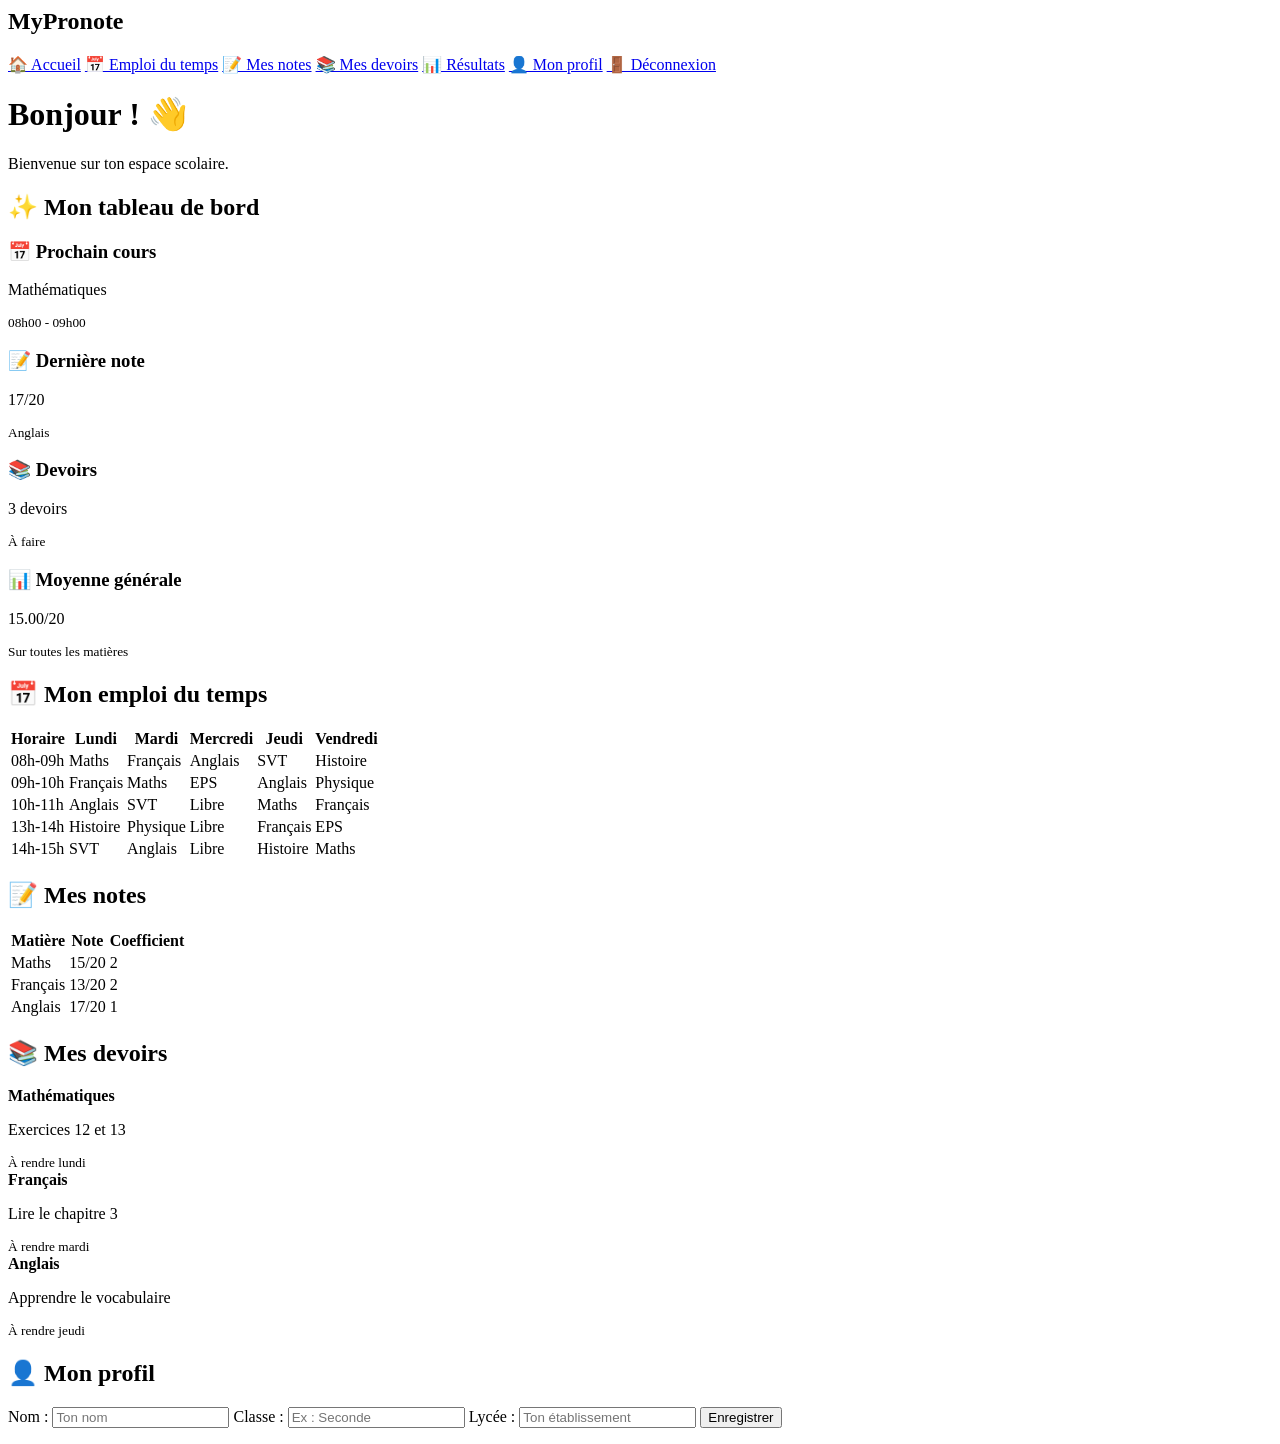
<file: index.html>
<body>

    <div class="sidebar">
        <h2>MyPronote</h2>

       
<a href="#accueil">🏠 Accueil</a>
<a href="#emploi">📅 Emploi du temps</a>
<a href="#notes">📝 Mes notes</a>
<a href="#devoirs">📚 Mes devoirs</a>
<a href="#resultats">📊 Résultats</a>
<a href="#profil">👤 Mon profil</a>
<a href="connexion.html" id="logout">🚪 Déconnexion</a>
        </div>


    <div class="main">

        <h1 id="accueil">Bonjour ! 👋</h1>
        <p class="subtitle">Bienvenue sur ton espace scolaire.</p>
        <p id="account-info"></p>
        <div class="dashboard">
    <h2>✨ Mon tableau de bord</h2>

    <div class="dashboard-cards">

        <div class="mini-card">
            <h3>📅 Prochain cours</h3>
            <p>Mathématiques</p>
            <small>08h00 - 09h00</small>
        </div>

        <div class="mini-card">
            <h3>📝 Dernière note</h3>
            <p>17/20</p>
            <small>Anglais</small>
        </div>

        <div class="mini-card">
            <h3>📚 Devoirs</h3>
            <p>3 devoirs</p>
            <small>À faire</small>
        </div>

        <div class="mini-card">
            <h3>📊 Moyenne générale</h3>
            <p id="dashboard-moyenne">15.00/20</p>
            <small>Sur toutes les matières</small>
        </div>

    </div>
</div>

        <div class="cards">

          
<div class="card" id="emploi">
    <h2>📅 Mon emploi du temps</h2>

    <div class="table-container">
        <table>
            <thead>
                <tr>
                    <th>Horaire</th>
                    <th>Lundi</th>
                    <th>Mardi</th>
                    <th>Mercredi</th>
                    <th>Jeudi</th>
                    <th>Vendredi</th>
                </tr>
            </thead>

            <tbody>
                <tr>
                    <td>08h-09h</td>
                    <td>Maths</td>
                    <td>Français</td>
                    <td>Anglais</td>
                    <td>SVT</td>
                    <td>Histoire</td>
                </tr>
                <tr>
                    <td>09h-10h</td>
                    <td>Français</td>
                    <td>Maths</td>
                    <td>EPS</td>
                    <td>Anglais</td>
                    <td>Physique</td>
                </tr>
                <tr>
                    <td>10h-11h</td>
                    <td>Anglais</td>
                    <td>SVT</td>
                    <td>Libre</td>
                    <td>Maths</td>
                    <td>Français</td>
                </tr>
                <tr>
                    <td>13h-14h</td>
                    <td>Histoire</td>
                    <td>Physique</td>
                    <td>Libre</td>
                    <td>Français</td>
                    <td>EPS</td>
                </tr>
                <tr>
                    <td>14h-15h</td>
                    <td>SVT</td>
                    <td>Anglais</td>
                    <td>Libre</td>
                    <td>Histoire</td>
                    <td>Maths</td>
                </tr>
            </tbody>
        </table>
    </div>
</div>


           <div class="card" id="notes">
    <h2>📝 Mes notes</h2>

    <table>
        <thead>
            <tr>
                <th>Matière</th>
                <th>Note</th>
                <th>Coefficient</th>
            </tr>
        </thead>
        <tbody>
            <tr>
                <td>Maths</td>
                <td>15/20</td>
                <td>2</td>
            </tr>
            <tr>
                <td>Français</td>
                <td>13/20</td>
                <td>2</td>
            </tr>
            <tr>
                <td>Anglais</td>
                <td>17/20</td>
                <td>1</td>
            </tr>
        </tbody>
    </table>
</div>

           <div class="card" id="devoirs">
    <h2>📚 Mes devoirs</h2>

    <div class="devoir">
        <strong>Mathématiques</strong>
        <p>Exercices 12 et 13</p>
        <small>À rendre lundi</small>
    </div>

    <div class="devoir">
        <strong>Français</strong>
        <p>Lire le chapitre 3</p>
        <small>À rendre mardi</small>
    </div>

    <div class="devoir">
        <strong>Anglais</strong>
        <p>Apprendre le vocabulaire</p>
        <small>À rendre jeudi</small>
    </div>
</div>
        
<div class="card" id="profil">
    <h2>👤 Mon profil</h2>

    <label>Nom :</label>
    <input type="text" id="nom-eleve" placeholder="Ton nom">

    <label>Classe :</label>
    <input type="text" id="classe-eleve" placeholder="Ex : Seconde">

    <label>Lycée :</label>
    <input type="text" id="lycee-eleve" placeholder="Ton établissement">

    <button id="save-profil">Enregistrer</button>
    <p id="profil-message"></p>
</div>
    </div>

</body>
</file>
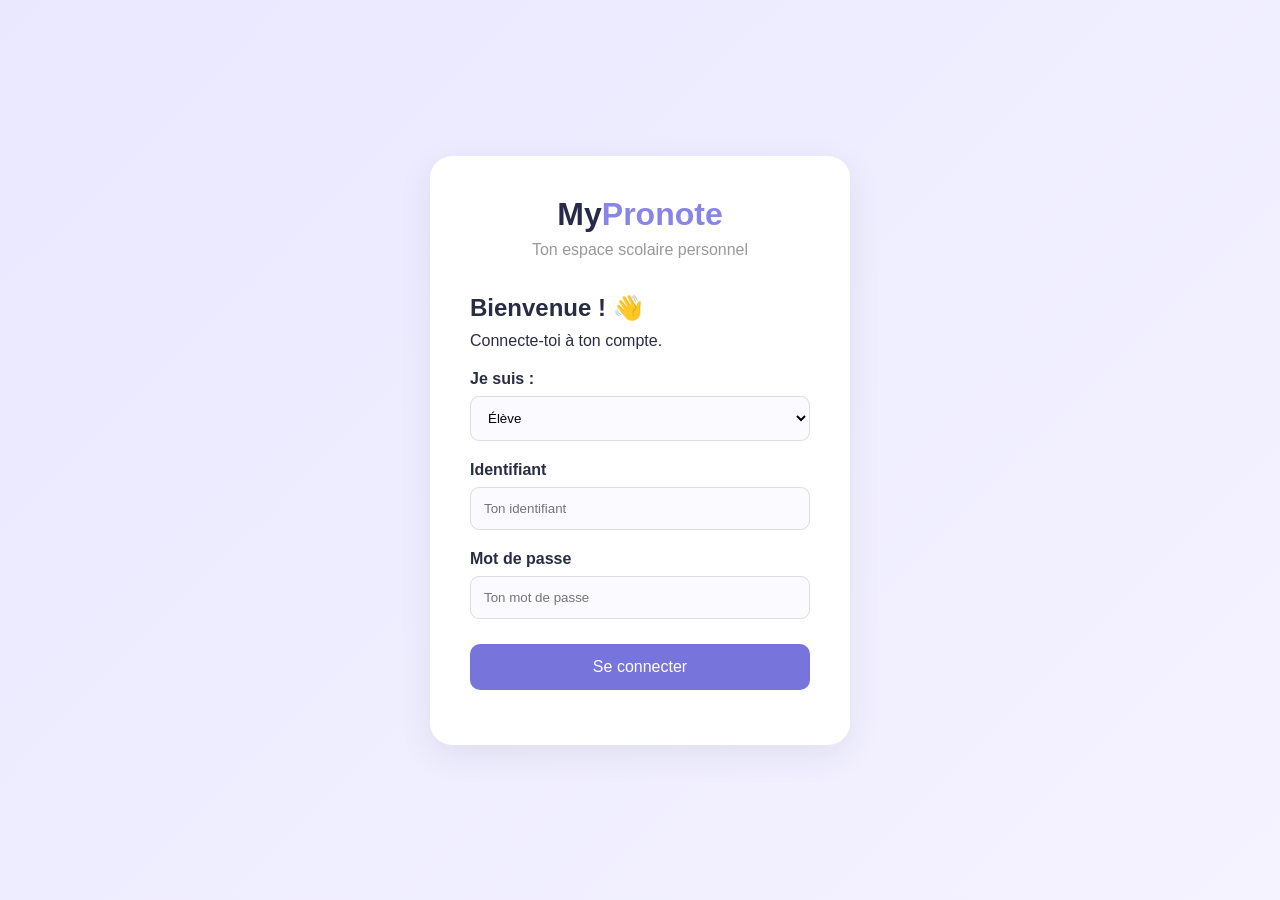
<file: connexion.html>
<!DOCTYPE html>
<html lang="fr">
<head>
    <meta charset="UTF-8">
    <meta name="viewport" content="width=device-width, initial-scale=1.0">
    <title>Connexion | MyPronote</title>
    <link rel="stylesheet" href="style.css">
</head>

<body class="login-body">

    <div class="login-box">

        <h1>My<span>Pronote</span></h1>
        <p class="login-subtitle">Ton espace scolaire personnel</p>

        <h2>Bienvenue ! 👋</h2>
        <p>Connecte-toi à ton compte.</p>

        <form id="login-form">

            <label>Je suis :</label>

            <select id="role">
                <option value="eleve">Élève</option>
                <option value="professeur">Professeur</option>
            </select>

            <label>Identifiant</label>
            <input type="text" id="username"
                placeholder="Ton identifiant" required>

            <label>Mot de passe</label>
            <input type="password" id="password"
                placeholder="Ton mot de passe" required>

            <button type="submit">Se connecter</button>

            <p id="login-message"></p>

        </form>

    </div>

    <script src="app.js"></script>

</body>
</html>
</file>
<file: style.css>
* {
    margin: 0;
    padding: 0;
    box-sizing: border-box;
}

body {
    font-family: Arial, sans-serif;
    background: #f3f4fa;
    color: #292d43;
}

.sidebar {
    position: fixed;
    width: 245px;
    height: 100vh;
    background: #252b48;
    padding: 30px 20px;
    color: white;
}

.sidebar h2 {
    font-size: 25px;
    margin-bottom: 45px;
}

.sidebar h2 span {
    color: #a9a6ff;
}

.sidebar nav a {
    display: block;
    padding: 15px;
    margin-bottom: 10px;
    border-radius: 10px;
    color: #d9dcef;
    text-decoration: none;
    transition: 0.2s;
}

.sidebar nav a:hover,
.sidebar nav a.active {
    background: #454d70;
    color: white;
}

.version {
    position: absolute;
    bottom: 25px;
    font-size: 12px;
    color: #aeb4cc;
}

.main {
    margin-left: 245px;
    padding: 35px;
}

header {
    display: flex;
    justify-content: space-between;
    align-items: center;
    margin-bottom: 35px;
}

header h1 {
    font-size: 28px;
}

.subtitle {
    color: #85899e;
    margin-top: 8px;
}

.avatar {
    background: #a9a6ff;
    color: white;
    width: 45px;
    height: 45px;
    border-radius: 50%;
    display: grid;
    place-items: center;
    font-weight: bold;
}

.welcome {
    background: linear-gradient(120deg, #7774dc, #aaa5ff);
    padding: 35px;
    border-radius: 18px;
    color: white;
    margin-bottom: 25px;
}

.welcome h2 {
    margin-bottom: 12px;
}

.cards {
    display: grid;
    grid-template-columns: repeat(2, 1fr);
    gap: 20px;
}

.card, .panel {
    background: white;
    padding: 25px;
    border-radius: 15px;
    box-shadow: 0 3px 15px #00000008;
}

.card span {
    font-size: 25px;
}

.card h3 {
    font-size: 14px;
    color: #85899e;
    margin: 15px 0;
}

.number {
    font-size: 23px;
    font-weight: bold;
    color: #7774dc;
}

.panel {
    margin-top: 25px;
}

.panel h2 {
    margin-bottom: 20px;
}

.panel p {
    margin-bottom: 12px;
    line-height: 1.5;
}

.page {
    display: none;
}

.page.active {
    display: block;
    animation: appear 0.3s ease;
}

.grade, .homework, .schedule p {
    display: flex;
    justify-content: space-between;
    padding: 17px 5px;
    border-bottom: 1px solid #eeeef5;
}

.grade b {
    color: #7774dc;
}

.homework small {
    color: #7774dc;
}

@keyframes appear {
    from {
        opacity: 0;
        transform: translateY(8px);
    }
    to {
        opacity: 1;
        transform: translateY(0);
    }
}

@media (max-width: 700px) {
    .sidebar {
        position: relative;
        width: 100%;
        height: auto;
    }

    .sidebar nav {
        display: flex;
        flex-wrap: wrap;
    }

    .sidebar nav a {
        padding: 10px;
        font-size: 13px;
    }

    .version {
        display: none;
    }

    .main {
        margin-left: 0;
        padding: 20px;
    }

    .cards {
        grid-template-columns: 1fr;
    }
}

/* PAGE DE CONNEXION */

.login-body {
    min-height: 100vh;
    display: flex;
    justify-content: center;
    align-items: center;
    padding: 20px;
    background: linear-gradient(135deg, #e9e8ff, #f5f3ff);
}

.login-box {
    background: white;
    width: 100%;
    max-width: 420px;
    padding: 40px;
    border-radius: 22px;
    box-shadow: 0 10px 35px #252b4815;
}

.login-box h1 {
    color: #252b48;
    text-align: center;
    margin-bottom: 8px;
}

.login-box h1 span {
    color: #8985e8;
}

.login-subtitle {
    text-align: center;
    color: #999;
    margin-bottom: 35px;
}

.login-box h2 {
    margin-bottom: 10px;
}

.login-box label {
    display: block;
    margin: 20px 0 8px;
    font-weight: bold;
}

.login-box input,
.login-box select {
    width: 100%;
    padding: 13px;
    border: 1px solid #ddd;
    border-radius: 9px;
    background: #fafaff;
}

.login-box button {
    width: 100%;
    padding: 14px;
    margin-top: 25px;
    background: #7774dc;
    color: white;
    border: none;
    border-radius: 10px;
    font-size: 16px;
    cursor: pointer;
}

.login-box button:hover {
    background: #625fc4;
}

#login-message {
    margin-top: 15px;
    text-align: center;
}

html {
    scroll-behavior: smooth;
}

.card {
    scroll-margin-top: 30px;
    transition: transform 0.2s;
}

.card:hover {
    transform: translateY(-4px);
}

#accueil {
    scroll-margin-top: 30px;
}

/* EMPLOI DU TEMPS */

.table-container {
    overflow-x: auto;
    margin-top: 20px;
}

table {
    width: 100%;
    min-width: 650px;
    border-collapse: collapse;
    text-align: center;
}

th {
    background: #7774dc;
    color: white;
    padding: 15px 10px;
}

td {
    padding: 15px 10px;
    border-bottom: 1px solid #eeeef5;
}

tr:hover {
    background: #f3f2ff;
}

td:first-child {
    font-weight: bold;
    color: #7774dc;
}
/* TABLEAU DE BORD */

.dashboard {
    margin-top: 30px;
}

.dashboard h2 {
    color: #7774dc;
    margin-bottom: 20px;
}

.dashboard-cards {
    display: grid;
    grid-template-columns: repeat(2, 1fr);
    gap: 15px;
}

.mini-card {
    background: #f5f3ff;
    padding: 20px;
    border-radius: 15px;
    border: 1px solid #e8e4ff;
}

.mini-card h3 {
    font-size: 16px;
    color: #7774dc;
}

.mini-card p {
    font-size: 20px;
    font-weight: bold;
    color: #333;
}

.mini-card small {
    color: #777;
}

@media (max-width: 600px) {
    .dashboard-cards {
        grid-template-columns: 1fr;
    }
}
/* PROFIL ET DEVOIRS */

#profil input {
    display: block;
    width: 90%;
    padding: 12px;
    margin: 10px 0 18px;
    border: 1px solid #ddd8ff;
    border-radius: 10px;
}

#profil button {
    background: #7774dc;
    color: white;
    border: none;
    padding: 12px 20px;
    border-radius: 10px;
    cursor: pointer;
}

.devoir {
    background: #f5f3ff;
    padding: 15px;
    margin: 12px 0;
    border-radius: 12px;
}

.devoir small {
    color: #7774dc;
}
</file>
